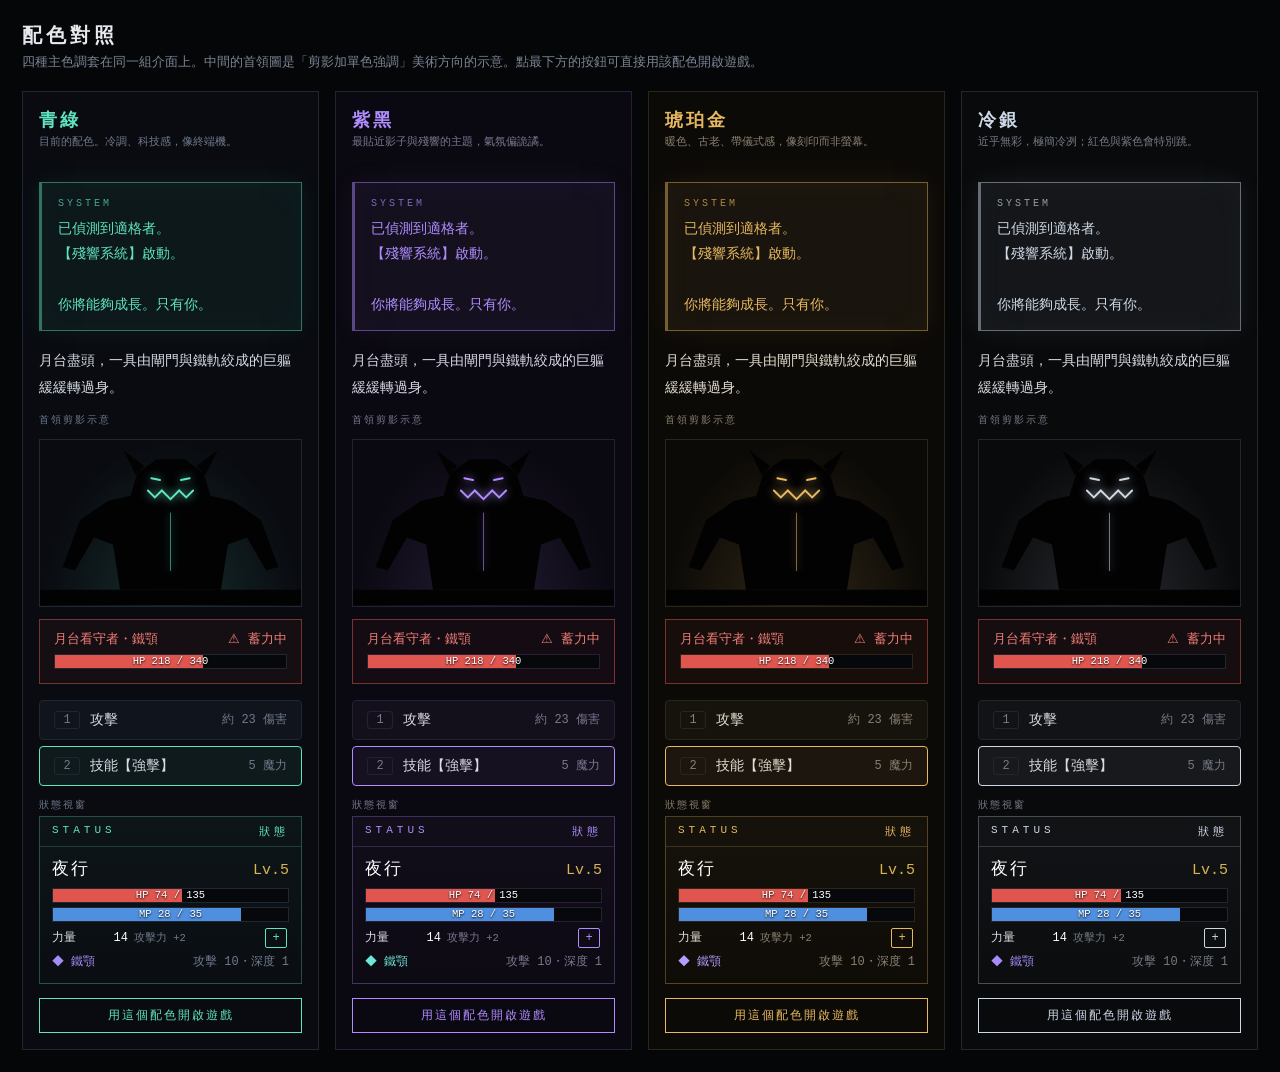
<file: palettes.html>
<!DOCTYPE html>
<html lang="zh-Hant">
<head>
<meta charset="UTF-8">
<title>殘響 — 配色對照</title>
<link rel="stylesheet" href="style.css">
<style>
  body { height: auto; padding: 22px; background: #050608; }
  h1 { font-size: 20px; letter-spacing: 4px; margin: 0 0 4px; color: #e6e8ee; }
  .lead { color: #7a8494; font-size: 13px; margin: 0 0 20px; font-family: Menlo, "PingFang TC", monospace; }
  .grid { display: grid; grid-template-columns: repeat(4, 1fr); gap: 16px; }
  .col { background: var(--bg); color: var(--text); border: 1px solid var(--line); padding: 16px; }
  .col h2 { margin: 0 0 2px; font-size: 18px; letter-spacing: 3px; color: var(--sys); }
  .col .desc { font-family: Menlo, "PingFang TC", monospace; font-size: 11px; color: var(--dim); margin-bottom: 14px; min-height: 32px; line-height: 1.5; }
  .col .ln { animation: none; font-size: 14px; }
  .col .ln.sys::after { display: none; }
  .col .ch { margin-bottom: 6px; font-size: 14px; }
  .sil { border: 1px solid var(--line); margin: 12px 0; background: radial-gradient(ellipse at 50% 100%, rgba(var(--sys-rgb), .16), transparent 70%); }
  .sil svg { display: block; width: 100%; height: auto; }
  .cap { font-family: Menlo, "PingFang TC", monospace; font-size: 10px; color: var(--dim); letter-spacing: 2px; margin: 12px 0 4px; }
  .col a { display: block; text-align: center; margin-top: 12px; padding: 8px; border: 1px solid var(--sys); color: var(--sys); text-decoration: none; font-family: Menlo, "PingFang TC", monospace; font-size: 12px; letter-spacing: 2px; }
  .col a:hover { background: rgba(var(--sys-rgb), .12); }
  .win { font-family: Menlo, "PingFang TC", monospace; font-size: 12px; }
  @media (max-width: 1100px) { .grid { grid-template-columns: repeat(2, 1fr); } }
</style>
</head>
<body>
<h1>配色對照</h1>
<p class="lead">四種主色調套在同一組介面上。中間的首領圖是「剪影加單色強調」美術方向的示意。點最下方的按鈕可直接用該配色開啟遊戲。</p>
<div class="grid" id="grid"></div>
<script>
const THEMES = [
  ['teal', '青綠', '目前的配色。冷調、科技感，像終端機。'],
  ['violet', '紫黑', '最貼近影子與殘響的主題，氣氛偏詭譎。'],
  ['amber', '琥珀金', '暖色、古老、帶儀式感，像刻印而非螢幕。'],
  ['silver', '冷銀', '近乎無彩，極簡冷冽；紅色與紫色會特別跳。'],
];
const boss = `<svg viewBox="0 0 300 190" xmlns="http://www.w3.org/2000/svg">
  <g fill="#020203">
    <path d="M0 190 L0 172 L300 172 L300 190 Z"/>
    <path d="M92 172 L84 120 L62 112 L40 150 L26 146 L46 92 L78 70 L104 64 L112 38 L134 22 L166 22 L188 38 L196 64 L222 70 L254 92 L274 146 L260 150 L238 112 L216 120 L208 172 Z"/>
    <path d="M110 40 L96 12 L120 30 Z"/><path d="M190 40 L204 12 L180 30 Z"/>
  </g>
  <g fill="none" stroke="rgb(var(--sys-rgb))" stroke-width="2.2" stroke-linecap="round" style="filter: drop-shadow(0 0 5px rgb(var(--sys-rgb)))">
    <path d="M124 58 L132 66 L140 58 L150 68 L160 58 L168 66 L176 58"/>
    <path d="M128 44 L138 46"/><path d="M162 46 L172 44"/>
    <path d="M150 84 L150 150" stroke-width="1.2" opacity=".55"/>
  </g>
</svg>`;
document.getElementById('grid').innerHTML = THEMES.map(([id, name, desc]) => `
  <div class="col" data-theme="${id}">
    <h2>${name}</h2><div class="desc">${desc}</div>
    <p class="ln sys">已偵測到適格者。\n【殘響系統】啟動。\n\n你將能夠成長。只有你。</p>
    <p class="ln">月台盡頭，一具由閘門與鐵軌絞成的巨軀緩緩轉過身。</p>
    <div class="cap">首領剪影示意</div>
    <div class="sil">${boss}</div>
    <div class="bossbar"><div class="nm"><span>月台看守者・鐵顎</span><span>⚠ 蓄力中</span></div><div class="bar hp"><i style="width:64%"></i><span>HP 218 / 340</span></div></div>
    <button class="ch"><kbd>1</kbd><span>攻擊</span><span class="sub">約 23 傷害</span></button>
    <button class="ch" style="border-color:var(--sys);background:rgba(var(--sys-rgb),.07)"><kbd>2</kbd><span>技能【強擊】</span><span class="sub">5 魔力</span></button>
    <div class="cap">狀態視窗</div>
    <div class="win"><h3><span>STATUS</span><span>狀態</span></h3><div class="body">
      <div class="who"><span class="nm">夜行</span><span class="lv">Lv.5</span></div>
      <div class="bar hp"><i style="width:55%"></i><span>HP 74 / 135</span></div><div class="bar mp"><i style="width:80%"></i><span>MP 28 / 35</span></div>
      <div class="st"><span>力量</span><b>14</b><span class="d">攻擊力 +2</span><button>+</button></div>
      <div class="echo">◆ 鐵顎<span>攻擊 10・深度 1</span></div>
    </div></div>
    <a href="index.html?theme=${id}">用這個配色開啟遊戲</a>
  </div>`).join('');
</script>
</body>
</html>
</file>
<file: style.css>
* { box-sizing: border-box; }
:root, [data-theme="teal"] {
  --bg: #090b10; --panel: #10141c; --line: #1f2733; --text: #d7dce5; --dim: #6f7a8c;
  --sys-rgb: 95, 227, 192; --echo: #a78bfa;
}
[data-theme="violet"] { --bg: #0a0810; --panel: #13101c; --line: #262035; --text: #dcd8e8; --dim: #7d7691; --sys-rgb: 176, 140, 255; --echo: #6ee7d8; }
[data-theme="amber"] { --bg: #0c0a07; --panel: #16130d; --line: #2c261a; --text: #e4ddd0; --dim: #8a8070; --sys-rgb: 232, 184, 96; --echo: #b79cff; }
[data-theme="silver"] { --bg: #090a0c; --panel: #111316; --line: #23272d; --text: #d9dde2; --dim: #747b85; --sys-rgb: 205, 216, 230; --echo: #a78bfa; }
:root, [data-theme] {
  --sys: rgb(var(--sys-rgb)); --sys-bg: rgba(var(--sys-rgb), .06);
  --hp: #e0564f; --mp: #4f8fe0; --exp: #d9b451; --sta: #8fd16a;
  --good: #8fd16a; --bad: #ef7d76; --warn: #f0b84a;
}
html, body { margin: 0; height: 100%; }
body { background: var(--bg); color: var(--text); transition: background .3s;
  font-family: "Noto Serif TC", "Songti TC", "PingFang TC", "Microsoft JhengHei", serif; font-size: 16px; }
.hidden { display: none !important; }
button { font: inherit; color: inherit; cursor: pointer; }

/* 標題 */
#title { height: 100%; display: flex; align-items: center; justify-content: center;
  background: radial-gradient(ellipse at 50% 40%, rgba(var(--sys-rgb), .07) 0%, transparent 65%); }
.tbox { text-align: center; width: 320px; }
.logo { font-size: 84px; letter-spacing: 18px; margin-right: -18px; color: #eef2f7; text-shadow: 0 0 40px rgba(var(--sys-rgb), .4); }
.tbox .sub { color: var(--sys); letter-spacing: 10px; font-size: 13px; margin-top: 4px; font-family: Menlo, monospace; }
.tag { color: var(--dim); margin: 28px 0 32px; letter-spacing: 3px; }
.tbox label { display: block; color: var(--dim); font-size: 13px; text-align: left; margin-bottom: 16px; }
.tbox input { display: block; width: 100%; margin-top: 6px; padding: 10px 12px; background: var(--panel); border: 1px solid var(--line);
  color: var(--text); font: inherit; font-size: 18px; border-radius: 4px; text-align: center; letter-spacing: 4px; }
.tbox input:focus { outline: none; border-color: var(--sys); }
.tbox > button { display: block; width: 100%; padding: 11px; margin-top: 10px; background: transparent; border: 1px solid var(--line); border-radius: 4px; letter-spacing: 4px; }
.tbox > button:hover { border-color: var(--sys); color: var(--sys); }
.tbox > button.primary { border-color: var(--sys); color: var(--sys); background: var(--sys-bg); }
.themes { margin-top: 26px; display: flex; gap: 10px; justify-content: center; align-items: center; color: var(--dim); font-size: 12px; font-family: Menlo, "PingFang TC", monospace; }
.themes button { width: 22px; height: 22px; border-radius: 50%; border: 2px solid transparent; background: rgb(var(--sys-rgb)); padding: 0; opacity: .6; }
.themes button.on { opacity: 1; border-color: #fff; }

/* 主畫面 */
#game { max-width: 1120px; margin: 0 auto; padding: 14px 18px 30px; min-height: 100%; }
header { display: flex; align-items: center; gap: 20px; padding-bottom: 12px; border-bottom: 1px solid var(--line); margin-bottom: 18px; }
.brand { font-size: 20px; letter-spacing: 6px; }
.brand small { font-family: Menlo, monospace; font-size: 10px; color: var(--sys); letter-spacing: 4px; }
#topinfo { flex: 1; font-family: Menlo, "PingFang TC", monospace; font-size: 13px; color: var(--dim); display: flex; gap: 18px; align-items: center; }
#topinfo b { color: var(--text); font-weight: 500; }
.pips { display: inline-flex; gap: 4px; vertical-align: middle; margin-left: 4px; }
.pips i { width: 14px; height: 8px; border: 1px solid var(--sta); border-radius: 2px; }
.pips i.on { background: var(--sta); }
header button { background: transparent; border: 1px solid var(--line); border-radius: 4px; padding: 5px 12px; font-size: 12px; color: var(--dim); font-family: Menlo, "PingFang TC", monospace; }
header button:hover { color: var(--text); border-color: var(--dim); }
#layout { display: grid; grid-template-columns: minmax(0, 1fr) 330px; gap: 26px; align-items: start; }

/* 場景 */
#scene-head { margin-bottom: 14px; }
#loc { font-family: Menlo, "PingFang TC", monospace; font-size: 12px; color: var(--sys); letter-spacing: 3px; }
#scene-title { margin: 2px 0 0; font-size: 24px; font-weight: 600; letter-spacing: 3px; }
#lines { min-height: 220px; }
.ln { white-space: pre-wrap; line-height: 1.95; margin: 0 0 12px; animation: in .35s ease both; }
@keyframes in { from { opacity: 0; transform: translateY(6px); } }
.ln.dim { color: var(--dim); font-size: 14px; }
.ln.good { color: var(--good); } .ln.bad { color: var(--bad); } .ln.warn { color: var(--warn); font-weight: 600; }

/* 系統視窗 */
.ln.sys { font-family: Menlo, "PingFang TC", "Microsoft JhengHei", monospace; font-size: 14px; line-height: 1.8; color: var(--sys);
  background: var(--sys-bg); border: 1px solid rgba(var(--sys-rgb), .45); border-left-width: 3px; padding: 12px 16px; margin: 16px 0;
  box-shadow: 0 0 24px rgba(var(--sys-rgb), .08), inset 0 0 30px rgba(var(--sys-rgb), .03); position: relative; overflow: hidden;
  animation: sysin .32s cubic-bezier(.2, .9, .3, 1.2) both; transform-origin: left center; }
@keyframes sysin { 0% { opacity: 0; transform: scaleY(.05) scaleX(.6); filter: brightness(3); } 60% { opacity: 1; transform: scaleY(1.04) scaleX(1); filter: brightness(1.6); } 100% { transform: none; filter: none; } }
.ln.sys::before { content: "SYSTEM"; display: block; font-size: 10px; letter-spacing: 3px; opacity: .7; margin-bottom: 4px; }
.ln.sys::after { content: ""; position: absolute; left: 0; right: 0; top: -40%; height: 40%; pointer-events: none;
  background: linear-gradient(180deg, transparent, rgba(var(--sys-rgb), .16), transparent); animation: scan 1.1s ease-out both; animation-delay: inherit; }
@keyframes scan { from { top: -40%; } to { top: 110%; } }
.ln.sys .caret { display: inline-block; width: 7px; height: 1em; background: var(--sys); vertical-align: -2px; margin-left: 2px; animation: caret .5s steps(2) infinite; }
@keyframes caret { 50% { opacity: 0; } }

#choices { margin-top: 22px; display: grid; gap: 8px; }
#choices.many { grid-template-columns: 1fr 1fr; }
.ch { display: grid; grid-template-columns: 26px 1fr auto; gap: 10px; align-items: center; text-align: left; width: 100%;
  background: var(--panel); border: 1px solid var(--line); border-radius: 4px; padding: 10px 14px; transition: border-color .12s, background .12s, transform .08s; }
.ch > span:nth-child(2) { white-space: nowrap; }
.ch:hover:not(:disabled) { border-color: var(--sys); background: rgba(var(--sys-rgb), .07); }
.ch:active:not(:disabled) { transform: scale(.985); }
.ch:disabled { opacity: .35; cursor: not-allowed; }
.ch kbd { font-family: Menlo, monospace; font-size: 12px; color: var(--dim); border: 1px solid var(--line); border-radius: 3px; text-align: center; padding: 1px 0; }
.ch .sub { font-family: Menlo, "PingFang TC", monospace; font-size: 12px; color: var(--dim); text-align: right; }

/* 首領血條 */
#bossbar, .bossbar { border: 1px solid rgba(224, 86, 79, .5); background: rgba(224, 86, 79, .05); padding: 10px 14px; margin-bottom: 16px; font-family: Menlo, "PingFang TC", monospace; font-size: 13px; position: relative; }
#bossbar .nm, .bossbar .nm { display: flex; justify-content: space-between; color: var(--bad); margin-bottom: 6px; }
#bossbar.charging { animation: pulse .7s ease-in-out infinite alternate; }
@keyframes pulse { to { box-shadow: 0 0 22px rgba(240, 184, 74, .45); border-color: var(--warn); } }
#bossbar.flash { animation: flash .25s ease-out; }
@keyframes flash { 0% { background: rgba(255, 255, 255, .5); transform: translateX(4px); } 40% { transform: translateX(-3px); } 100% { transform: none; } }

/* 狀態視窗 */
#side { font-family: Menlo, "PingFang TC", "Microsoft JhengHei", monospace; font-size: 13px; position: sticky; top: 14px; }
.win { border: 1px solid rgba(var(--sys-rgb), .3); background: linear-gradient(180deg, rgba(var(--sys-rgb), .045), rgba(var(--sys-rgb), .01)); margin-bottom: 14px; }
.win > h3 { margin: 0; padding: 7px 12px; font-size: 11px; letter-spacing: 4px; color: var(--sys); border-bottom: 1px solid rgba(var(--sys-rgb), .2); font-weight: 500; display: flex; justify-content: space-between; }
.win > .body { padding: 10px 12px; }
.who { display: flex; justify-content: space-between; align-items: baseline; margin-bottom: 8px; }
.who .nm { font-size: 17px; color: #fff; font-family: "Songti TC", "PingFang TC", serif; letter-spacing: 2px; }
.who .lv { color: var(--exp); font-size: 15px; }
.rank { color: var(--dim); font-size: 11px; margin-bottom: 8px; }
.bar { position: relative; height: 15px; background: #06080b; border: 1px solid var(--line); margin: 4px 0; }
.bar > i { position: absolute; inset: 0 auto 0 0; transition: width .3s; }
.bar > span { position: absolute; inset: 0; font-size: 10.5px; line-height: 13px; text-align: center; text-shadow: 0 1px 2px #000; color: #fff; }
.bar.hp > i { background: var(--hp); } .bar.mp > i { background: var(--mp); } .bar.exp > i { background: var(--exp); opacity: .75; }
.st { display: grid; grid-template-columns: 40px 30px 1fr 24px; gap: 6px; align-items: center; padding: 2px 0; }
.st b { text-align: right; color: #fff; font-weight: 500; }
.st .d { color: var(--dim); font-size: 10.5px; }
.st button { width: 22px; height: 20px; padding: 0; background: transparent; border: 1px solid var(--sys); color: var(--sys); border-radius: 2px; line-height: 1; }
.st button:disabled { border-color: var(--line); color: var(--line); cursor: default; }
.st button:hover:not(:disabled) { background: var(--sys); color: #000; }
.pts { color: var(--good); } .pts.zero { color: var(--dim); }
.pts.has { animation: blink 1s steps(2) infinite; } @keyframes blink { 50% { opacity: .45; } }
.kv { display: grid; grid-template-columns: 1fr 1fr; gap: 2px 10px; color: var(--dim); font-size: 12px; margin-top: 8px; padding-top: 8px; border-top: 1px dashed var(--line); }
.kv b { color: var(--text); font-weight: 400; }
.q { display: flex; justify-content: space-between; padding: 2px 0; color: var(--dim); }
.q.done { color: var(--good); }
.note { font-size: 11px; color: var(--dim); margin-top: 6px; line-height: 1.6; }
.note.warn { color: var(--warn); }
.echo { display: flex; justify-content: space-between; padding: 3px 0; color: var(--echo); }
.echo span { color: var(--dim); font-size: 12px; }
.skill { padding: 3px 0; } .skill.locked { opacity: .4; }
.skill .d { color: var(--dim); font-size: 11px; }
.empty { color: var(--dim); font-size: 12px; }

/* 演出：暈影、震動、飄字、全螢幕 */
#vignette { position: fixed; inset: 0; pointer-events: none; z-index: 5; opacity: 0; transition: opacity .5s, box-shadow .5s; }
body.rage #vignette { opacity: 1; box-shadow: inset 0 0 160px rgba(224, 60, 50, .38); }
body.charging #vignette { opacity: 1; box-shadow: inset 0 0 180px rgba(240, 184, 74, .42); animation: vpulse .7s ease-in-out infinite alternate; }
body.void #vignette { opacity: 1; box-shadow: inset 0 0 220px rgba(0, 0, 0, .95); }
@keyframes vpulse { to { opacity: .55; } }
#hurtflash { position: fixed; inset: 0; pointer-events: none; z-index: 6; background: radial-gradient(ellipse at center, transparent 40%, rgba(224, 60, 50, .55)); opacity: 0; }
#hurtflash.on { animation: hf .45s ease-out; }
#hurtflash.heal { background: radial-gradient(ellipse at center, transparent 45%, rgba(143, 209, 106, .4)); }
@keyframes hf { 0% { opacity: 1; } 100% { opacity: 0; } }
.shake { animation: shake .3s linear; } .shake-hard { animation: shake2 .5s linear; }
@keyframes shake { 20% { transform: translate(-5px, 2px); } 40% { transform: translate(4px, -2px); } 60% { transform: translate(-3px, 1px); } 80% { transform: translate(2px, 0); } }
@keyframes shake2 { 10% { transform: translate(-12px, 5px) rotate(-.4deg); } 25% { transform: translate(10px, -6px) rotate(.4deg); } 40% { transform: translate(-8px, 4px); } 55% { transform: translate(7px, -3px); } 70% { transform: translate(-4px, 2px); } 85% { transform: translate(2px, -1px); } }
.float { position: fixed; z-index: 8; pointer-events: none; font-family: Menlo, "PingFang TC", monospace; font-weight: 700; font-size: 20px; color: #fff;
  text-shadow: 0 2px 6px #000, 0 0 2px #000; animation: floatup .95s ease-out forwards; white-space: nowrap; }
.float.crit { font-size: 30px; color: var(--exp); } .float.hurt { color: var(--bad); font-size: 24px; } .float.echo { color: var(--echo); } .float.miss { color: var(--dim); font-size: 16px; }
@keyframes floatup { 0% { opacity: 0; transform: translateY(8px) scale(.6); } 15% { opacity: 1; transform: translateY(0) scale(1.15); } 100% { opacity: 0; transform: translateY(-46px) scale(1); } }

#overlay { position: fixed; inset: 0; z-index: 20; display: flex; align-items: center; justify-content: center; flex-direction: column; text-align: center;
  background: rgba(4, 6, 9, .82); cursor: pointer; animation: ovin .25s ease-out; overflow: hidden; }
@keyframes ovin { from { opacity: 0; } }
#overlay .ring { position: absolute; width: 60vmin; height: 60vmin; border-radius: 50%; border: 1px solid rgba(var(--ov-rgb), .6);
  box-shadow: 0 0 80px rgba(var(--ov-rgb), .35), inset 0 0 80px rgba(var(--ov-rgb), .2); animation: ring 1.4s ease-out both; }
#overlay .ring.r2 { animation-delay: .18s; }
@keyframes ring { from { transform: scale(.1); opacity: 1; } to { transform: scale(1.7); opacity: 0; } }
#overlay .big { font-family: Menlo, "Songti TC", monospace; font-size: 64px; letter-spacing: 14px; margin-right: -14px; color: rgb(var(--ov-rgb)); text-shadow: 0 0 40px rgba(var(--ov-rgb), .8);
  animation: bigin .5s cubic-bezier(.2, .9, .3, 1.3) both; position: relative; }
@keyframes bigin { from { opacity: 0; transform: scale(2.2); filter: blur(6px); } }
#overlay .mid { font-size: 30px; letter-spacing: 6px; color: #fff; margin-top: 14px; animation: in .4s ease .3s both; position: relative; }
#overlay .small { font-family: Menlo, "PingFang TC", monospace; font-size: 13px; color: var(--dim); margin-top: 16px; letter-spacing: 2px; animation: in .4s ease .55s both; position: relative; max-width: 80vw; }
#overlay.levelup { --ov-rgb: 217, 180, 81; } #overlay.skill { --ov-rgb: var(--sys-rgb); } #overlay.daily { --ov-rgb: 143, 209, 106; }
#overlay.bind { --ov-rgb: 167, 139, 250; background: rgba(2, 1, 6, .93); }
#overlay.win { --ov-rgb: 230, 236, 245; } #overlay.down { --ov-rgb: 224, 86, 79; background: rgba(12, 0, 0, .9); }
#overlay .shadow { position: absolute; bottom: 0; left: 0; right: 0; height: 55vh; background: linear-gradient(0deg, rgba(var(--ov-rgb), .35), transparent); animation: rise 1.2s ease-out both; }
@keyframes rise { from { transform: translateY(100%); } }

@media (max-width: 880px) { #layout { grid-template-columns: 1fr; } #side { position: static; } #choices.many { grid-template-columns: 1fr; } }
@media (prefers-reduced-motion: reduce) { *, *::before, *::after { animation-duration: .01s !important; animation-delay: 0s !important; } }

/* 美術圖：一律轉為黑白並壓暗，讓不同來源的圖風格一致 */
#banner { height: 230px; margin-bottom: 16px; position: relative; overflow: hidden; border: 1px solid var(--line); background: #000; }
#banner img { width: 100%; height: 100%; object-fit: cover; display: block; filter: grayscale(1) contrast(1.12) brightness(.9); animation: bannerin 1.1s ease both; }
@keyframes bannerin { from { opacity: 0; transform: scale(1.06); } }
#banner::after { content: ""; position: absolute; inset: 0; pointer-events: none;
  background: linear-gradient(180deg, transparent 45%, var(--bg) 100%), radial-gradient(ellipse at center, transparent 55%, rgba(0, 0, 0, .55)); }
body.charging #banner img { filter: grayscale(1) contrast(1.3) brightness(1.05); }
.ln.pic { margin: 0 14px 6px 0; float: left; width: 112px; height: 112px; border: 1px solid var(--line); overflow: hidden; background: #000; }
.ln.pic img { width: 100%; height: 100%; object-fit: cover; display: block; filter: grayscale(1) contrast(1.12); }
#choices { clear: both; }
.eth { display: inline-block; width: 12px; text-align: center; margin-right: 6px; font-weight: 400; vertical-align: middle; }
.eth:has(img) { width: 30px; height: 30px; border: 1px solid var(--echo); overflow: hidden; }
.eth img { width: 100%; height: 100%; object-fit: cover; display: block; filter: grayscale(1) contrast(1.15); }
#title { position: relative; }
#title::before { content: ""; position: absolute; inset: 0; background: var(--kv, none) center / cover no-repeat; filter: grayscale(1) contrast(1.1) brightness(.5); z-index: 0; }
#title::after { content: ""; position: absolute; inset: 0; background: radial-gradient(ellipse at center, rgba(0, 0, 0, .35), var(--bg) 85%); z-index: 0; }
#title .tbox { position: relative; z-index: 1; }
.echo { justify-content: flex-start; align-items: center; } .echo > span { margin-left: auto; }
#banner { height: 270px; } #banner img { object-position: 50% 28%; }
</file>
